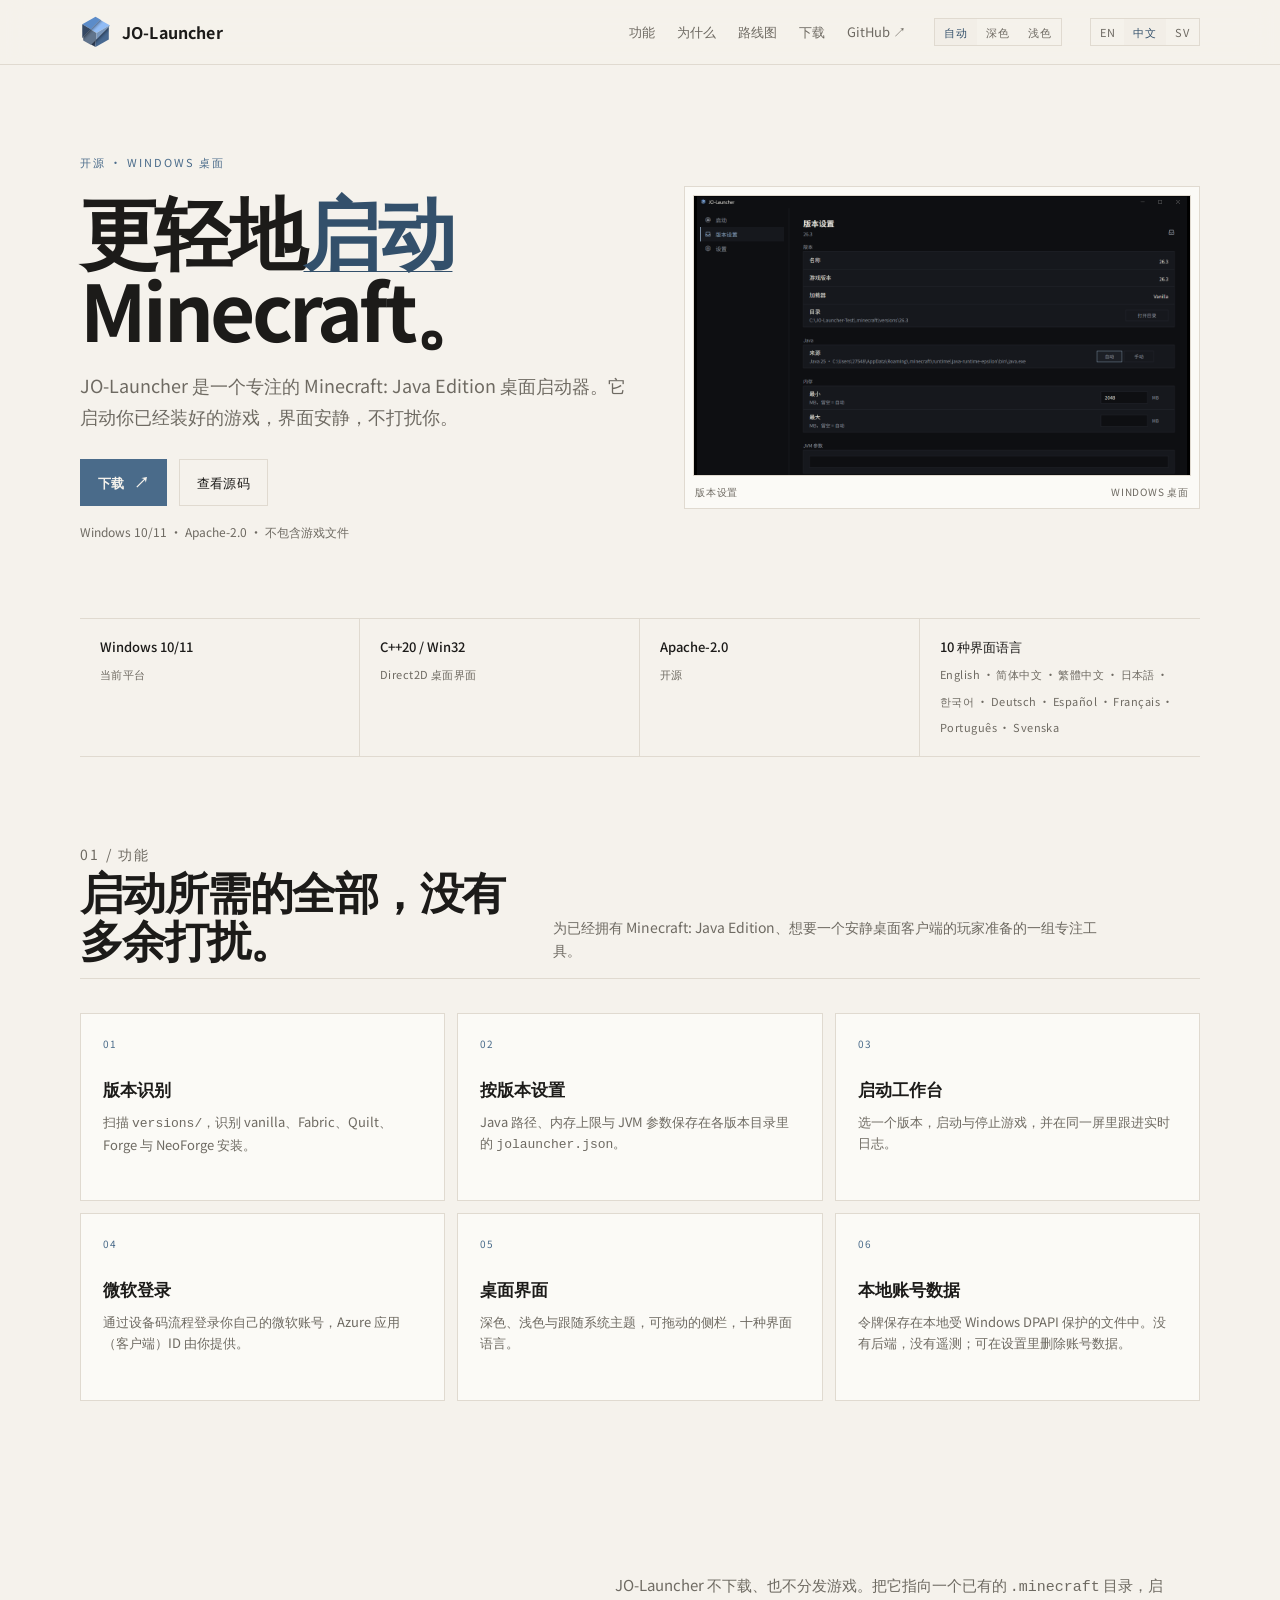
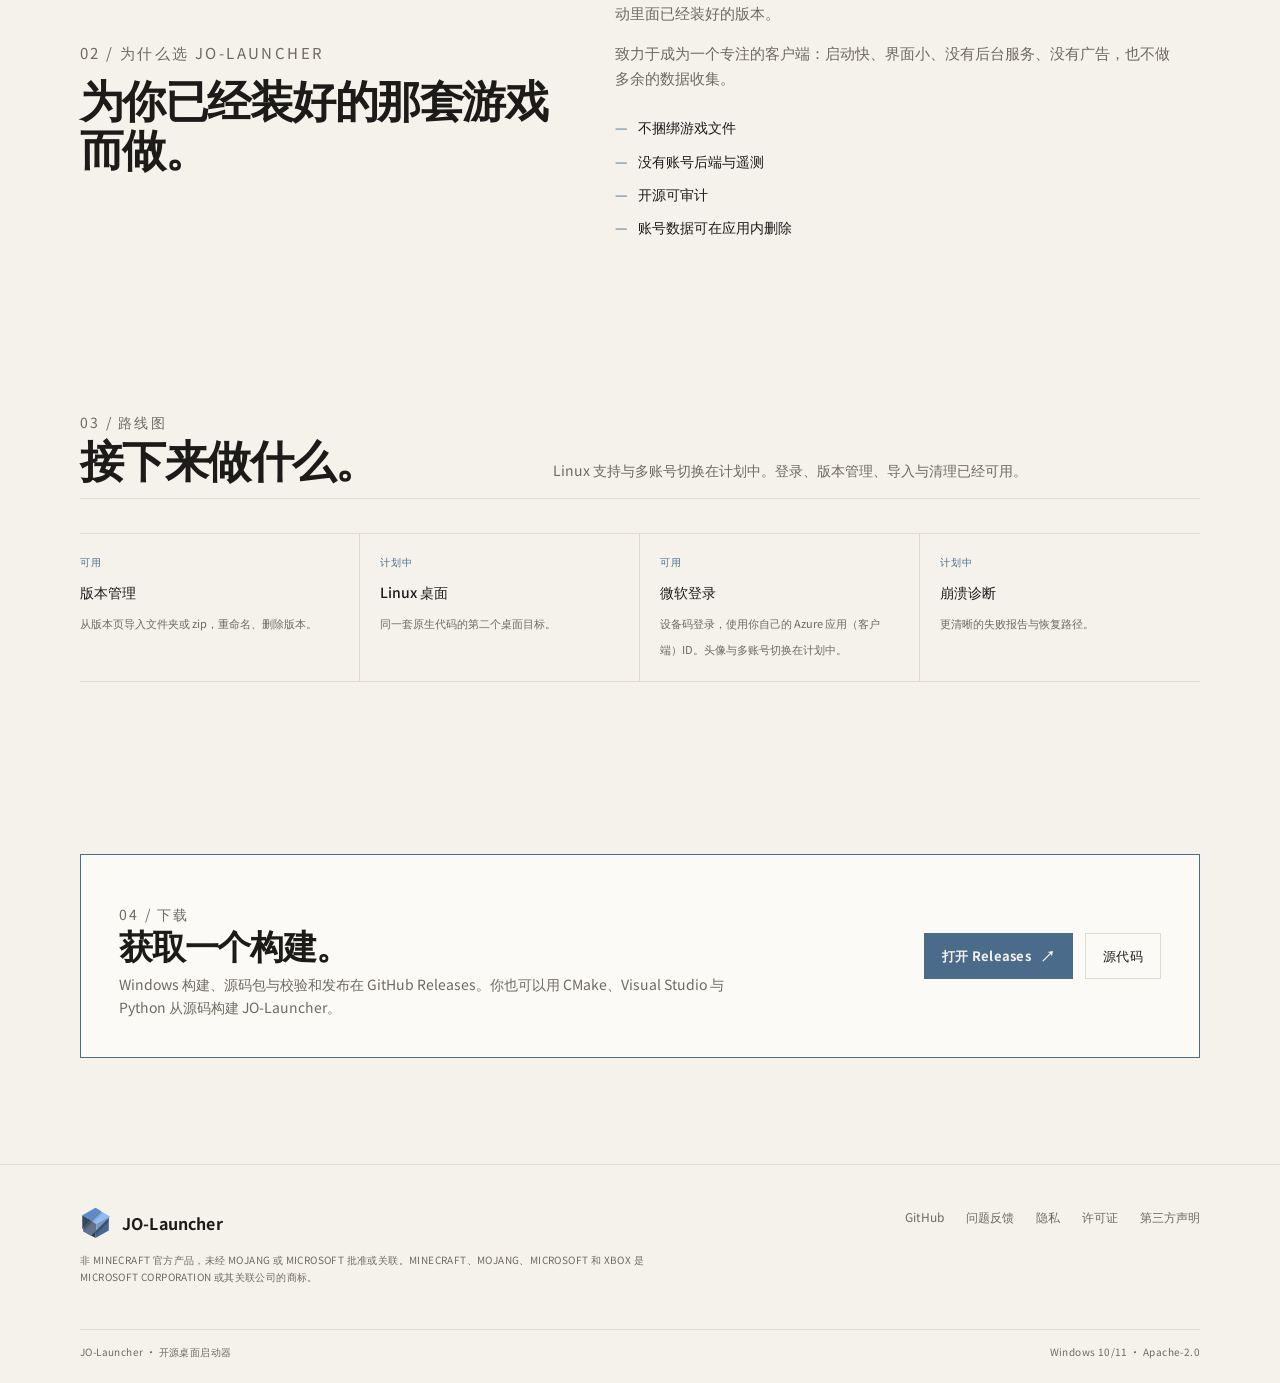
<file: site/index.html>
<!doctype html>
<html lang="zh-CN">
<head>
  <meta charset="utf-8">
  <meta name="viewport" content="width=device-width, initial-scale=1">
  <meta name="theme-color" content="#0e0f12" media="(prefers-color-scheme: dark)">
  <meta name="theme-color" content="#f5f2ec" media="(prefers-color-scheme: light)">
  <meta name="description" content="JO-Launcher 是一个轻量、开源的 Minecraft: Java Edition 桌面启动器。">
  <title>JO-Launcher — 轻量的 Minecraft: Java Edition 启动器</title>
  <link rel="icon" type="image/svg+xml" href="assets/icon.svg">
  <link rel="icon" type="image/x-icon" href="assets/favicon.ico">
  <script>
    try {
      var t = localStorage.getItem("jol-theme");
      if (t === "dark" || t === "light") document.documentElement.setAttribute("data-theme", t);
    } catch (e) {}
  </script>
  <link rel="stylesheet" href="style.css">
  <script src="theme.js" defer></script>
</head>
<body>
  <a class="skip" href="#main">跳到正文</a>

  <header>
    <div class="wrap header-inner">
      <a class="brand" href="./"><span class="mark" aria-hidden="true"></span>JO-Launcher</a>
      <nav aria-label="主导航">
        <a href="#features">功能</a>
        <a href="#why">为什么</a>
        <a href="#roadmap">路线图</a>
        <a href="#download">下载</a>
        <a href="https://github.com/JO-Beacon/JO-Launcher" target="_blank" rel="noopener">GitHub ↗</a>
      </nav>
      <div class="theme" role="group" aria-label="主题">
        <button type="button" data-theme-set="system" aria-pressed="true">自动</button>
        <button type="button" data-theme-set="dark" aria-pressed="false">深色</button>
        <button type="button" data-theme-set="light" aria-pressed="false">浅色</button>
      </div>
      <div class="lang" aria-label="语言">
        <a href="en.html">EN</a>
        <a class="active" href="index.html" aria-current="page">中文</a>
        <a href="sv.html">SV</a>
      </div>
    </div>
  </header>

  <main id="main">
    <section class="wrap hero">
      <div>
        <p class="eyebrow">开源 · Windows 桌面</p>
        <h1>更轻地<em>启动</em> Minecraft。</h1>
        <p class="lead">JO-Launcher 是一个专注的 Minecraft: Java Edition 桌面启动器。它启动你已经装好的游戏，界面安静，不打扰你。</p>
        <div class="actions">
          <a class="btn primary" href="https://github.com/JO-Beacon/JO-Launcher/releases" target="_blank" rel="noopener">下载 <span>↗</span></a>
          <a class="btn" href="https://github.com/JO-Beacon/JO-Launcher" target="_blank" rel="noopener">查看源码</a>
        </div>
        <p class="note">Windows 10/11 · Apache-2.0 · 不包含游戏文件</p>
      </div>

      <figure class="shot">
        <img src="assets/screenshot_zh.png" alt="JO-Launcher 的版本设置界面" width="1280" height="720">
        <figcaption><span>版本设置</span><span>Windows 桌面</span></figcaption>
      </figure>
    </section>

    <div class="wrap meta-strip" aria-label="项目信息">
      <div><strong>Windows 10/11</strong><span>当前平台</span></div>
      <div><strong>C++20 / Win32</strong><span>Direct2D 桌面界面</span></div>
      <div><strong>Apache-2.0</strong><span>开源</span></div>
      <div><strong>10 种界面语言</strong><span>English · 简体中文 · 繁體中文 · 日本語 · 한국어 · Deutsch · Español · Français · Português · Svenska</span></div>
    </div>

    <section id="features" class="wrap">
      <div class="section-head">
        <div>
          <p class="section-kicker">01 / 功能</p>
          <h2>启动所需的全部，没有多余打扰。</h2>
        </div>
        <p>为已经拥有 Minecraft: Java Edition、想要一个安静桌面客户端的玩家准备的一组专注工具。</p>
      </div>

      <div class="feature-grid">
        <article class="feature">
          <span class="index">01</span>
          <h3>版本识别</h3>
          <p>扫描 <code>versions/</code>，识别 vanilla、Fabric、Quilt、Forge 与 NeoForge 安装。</p>
        </article>
        <article class="feature">
          <span class="index">02</span>
          <h3>按版本设置</h3>
          <p>Java 路径、内存上限与 JVM 参数保存在各版本目录里的 <code>jolauncher.json</code>。</p>
        </article>
        <article class="feature">
          <span class="index">03</span>
          <h3>启动工作台</h3>
          <p>选一个版本，启动与停止游戏，并在同一屏里跟进实时日志。</p>
        </article>
        <article class="feature">
          <span class="index">04</span>
          <h3>微软登录</h3>
          <p>通过设备码流程登录你自己的微软账号，Azure 应用（客户端）ID 由你提供。</p>
        </article>
        <article class="feature">
          <span class="index">05</span>
          <h3>桌面界面</h3>
          <p>深色、浅色与跟随系统主题，可拖动的侧栏，十种界面语言。</p>
        </article>
        <article class="feature">
          <span class="index">06</span>
          <h3>本地账号数据</h3>
          <p>令牌保存在本地受 Windows DPAPI 保护的文件中。没有后端，没有遥测；可在设置里删除账号数据。</p>
        </article>
      </div>
    </section>

    <section id="why" class="wrap why">
      <div>
        <p class="section-kicker">02 / 为什么选 JO-Launcher</p>
        <h2>为你已经装好的那套游戏而做。</h2>
      </div>
      <div>
        <p>JO-Launcher 不下载、也不分发游戏。把它指向一个已有的 <code>.minecraft</code> 目录，启动里面已经装好的版本。</p>
        <p>致力于成为一个专注的客户端：启动快、界面小、没有后台服务、没有广告，也不做多余的数据收集。</p>
        <ul class="checklist">
          <li>不捆绑游戏文件</li>
          <li>没有账号后端与遥测</li>
          <li>开源可审计</li>
          <li>账号数据可在应用内删除</li>
        </ul>
      </div>
    </section>

    <section id="roadmap" class="wrap">
      <div class="section-head">
        <div>
          <p class="section-kicker">03 / 路线图</p>
          <h2>接下来做什么。</h2>
        </div>
        <p>Linux 支持与多账号切换在计划中。登录、版本管理、导入与清理已经可用。</p>
      </div>
      <div class="roadmap">
        <div><span>可用</span><strong>版本管理</strong><small>从版本页导入文件夹或 zip，重命名、删除版本。</small></div>
        <div><span>计划中</span><strong>Linux 桌面</strong><small>同一套原生代码的第二个桌面目标。</small></div>
        <div><span>可用</span><strong>微软登录</strong><small>设备码登录，使用你自己的 Azure 应用（客户端）ID。头像与多账号切换在计划中。</small></div>
        <div><span>计划中</span><strong>崩溃诊断</strong><small>更清晰的失败报告与恢复路径。</small></div>
      </div>
    </section>

    <section id="download" class="wrap">
      <div class="download">
        <div>
          <p class="section-kicker">04 / 下载</p>
          <h2>获取一个构建。</h2>
          <p>Windows 构建、源码包与校验和发布在 GitHub Releases。你也可以用 CMake、Visual Studio 与 Python 从源码构建 JO-Launcher。</p>
        </div>
        <div class="actions">
          <a class="btn primary" href="https://github.com/JO-Beacon/JO-Launcher/releases" target="_blank" rel="noopener">打开 Releases <span>↗</span></a>
          <a class="btn" href="https://github.com/JO-Beacon/JO-Launcher" target="_blank" rel="noopener">源代码</a>
        </div>
      </div>
    </section>
  </main>

  <footer>
    <div class="wrap footer-inner">
      <div>
        <a class="brand footer-brand" href="./"><span class="mark" aria-hidden="true"></span>JO-Launcher</a>
        <p class="disclaimer">非 Minecraft 官方产品，未经 Mojang 或 Microsoft 批准或关联。Minecraft、Mojang、Microsoft 和 Xbox 是 Microsoft Corporation 或其关联公司的商标。</p>
      </div>
      <div class="footer-links">
        <a href="https://github.com/JO-Beacon/JO-Launcher" target="_blank" rel="noopener">GitHub</a>
        <a href="https://github.com/JO-Beacon/JO-Launcher/issues" target="_blank" rel="noopener">问题反馈</a>
        <a href="https://github.com/JO-Beacon/JO-Launcher/blob/main/PRIVACY.md" target="_blank" rel="noopener">隐私</a>
        <a href="https://github.com/JO-Beacon/JO-Launcher/blob/main/LICENSE" target="_blank" rel="noopener">许可证</a>
        <a href="https://github.com/JO-Beacon/JO-Launcher/blob/main/NOTICE" target="_blank" rel="noopener">第三方声明</a>
      </div>
    </div>
    <div class="wrap footer-bottom">
      <span>JO-Launcher · 开源桌面启动器</span>
      <span>Windows 10/11 · Apache-2.0</span>
    </div>
  </footer>
</body>
</html>
</file>
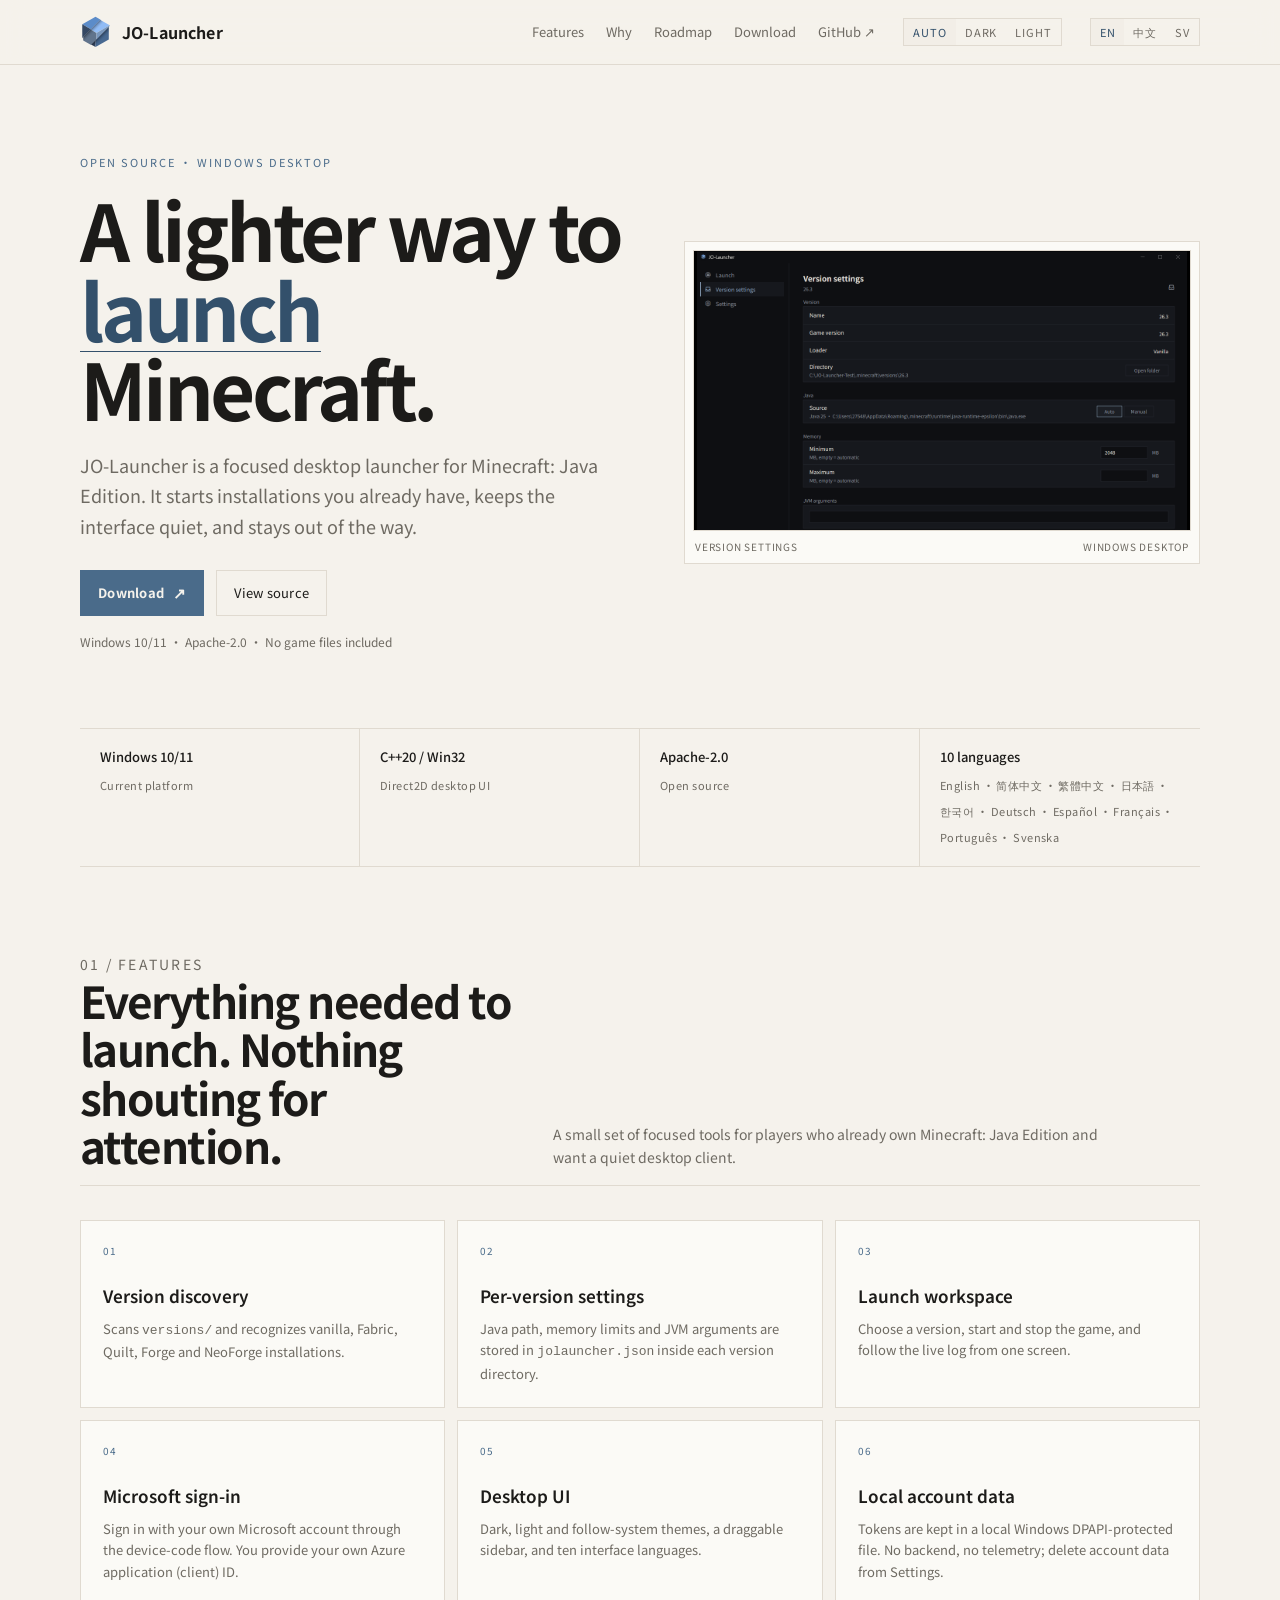
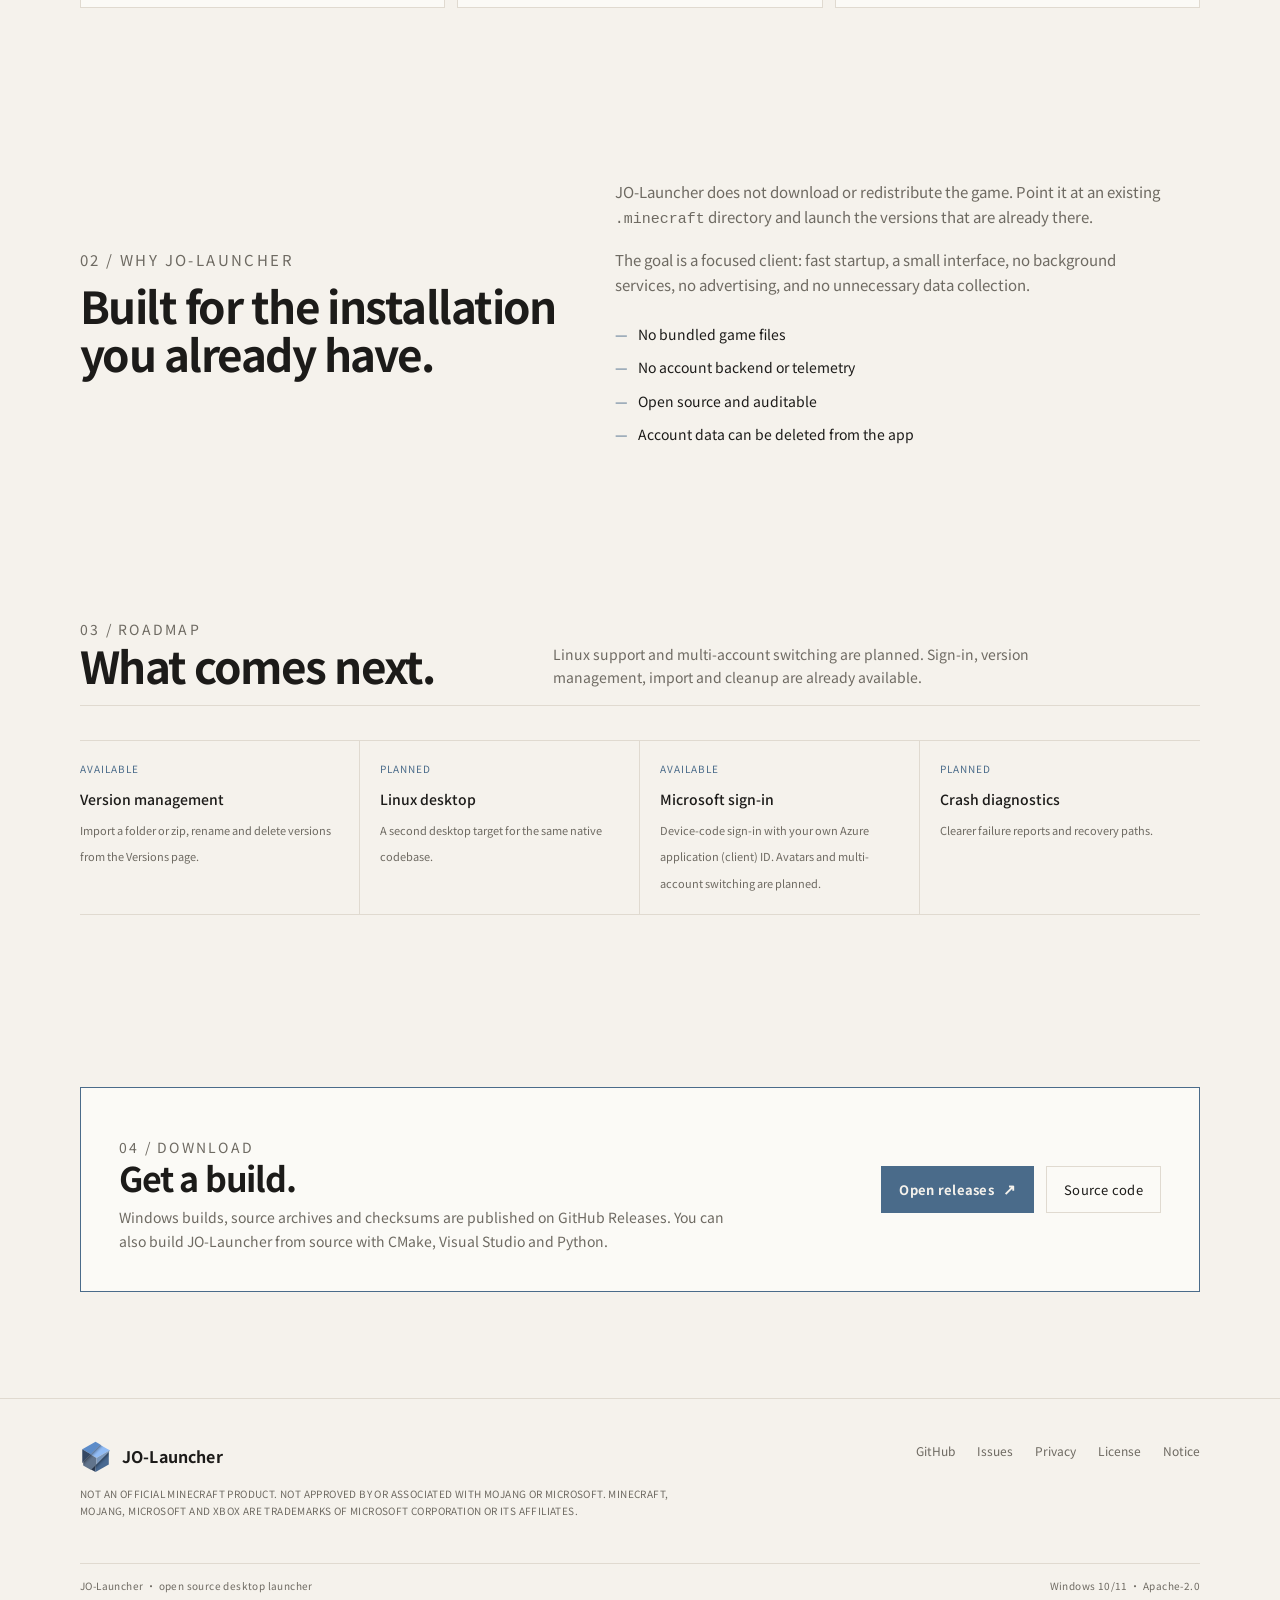
<file: site/en.html>
<!doctype html>
<html lang="en">
<head>
  <meta charset="utf-8">
  <meta name="viewport" content="width=device-width, initial-scale=1">
  <meta name="theme-color" content="#0e0f12" media="(prefers-color-scheme: dark)">
  <meta name="theme-color" content="#f5f2ec" media="(prefers-color-scheme: light)">
  <meta name="description" content="JO-Launcher is a lightweight, open-source desktop launcher for Minecraft: Java Edition.">
  <title>JO-Launcher — a lightweight Minecraft: Java Edition launcher</title>
  <link rel="icon" type="image/svg+xml" href="assets/icon.svg">
  <link rel="icon" type="image/x-icon" href="assets/favicon.ico">
  <script>
    try {
      var t = localStorage.getItem("jol-theme");
      if (t === "dark" || t === "light") document.documentElement.setAttribute("data-theme", t);
    } catch (e) {}
  </script>
  <link rel="stylesheet" href="style.css">
  <script src="theme.js" defer></script>
</head>
<body>
  <a class="skip" href="#main">Skip to content</a>

  <header>
    <div class="wrap header-inner">
      <a class="brand" href="./"><span class="mark" aria-hidden="true"></span>JO-Launcher</a>
      <nav aria-label="Main navigation">
        <a href="#features">Features</a>
        <a href="#why">Why</a>
        <a href="#roadmap">Roadmap</a>
        <a href="#download">Download</a>
        <a href="https://github.com/JO-Beacon/JO-Launcher" target="_blank" rel="noopener">GitHub ↗</a>
      </nav>
      <div class="theme" role="group" aria-label="Theme">
        <button type="button" data-theme-set="system" aria-pressed="true">Auto</button>
        <button type="button" data-theme-set="dark" aria-pressed="false">Dark</button>
        <button type="button" data-theme-set="light" aria-pressed="false">Light</button>
      </div>
      <div class="lang" aria-label="Language">
        <a class="active" href="en.html" aria-current="page">EN</a>
        <a href="index.html">中文</a>
        <a href="sv.html">SV</a>
      </div>
    </div>
  </header>

  <main id="main">
    <section class="wrap hero">
      <div>
        <p class="eyebrow">Open source · Windows desktop</p>
        <h1>A lighter way to <em>launch</em> Minecraft.</h1>
        <p class="lead">JO-Launcher is a focused desktop launcher for Minecraft: Java Edition. It starts installations you already have, keeps the interface quiet, and stays out of the way.</p>
        <div class="actions">
          <a class="btn primary" href="https://github.com/JO-Beacon/JO-Launcher/releases" target="_blank" rel="noopener">Download <span>↗</span></a>
          <a class="btn" href="https://github.com/JO-Beacon/JO-Launcher" target="_blank" rel="noopener">View source</a>
        </div>
        <p class="note">Windows 10/11 · Apache-2.0 · No game files included</p>
      </div>

      <figure class="shot">
        <img src="assets/screenshot.png" alt="JO-Launcher version settings screen" width="1280" height="720">
        <figcaption><span>Version settings</span><span>Windows desktop</span></figcaption>
      </figure>
    </section>

    <div class="wrap meta-strip" aria-label="Project facts">
      <div><strong>Windows 10/11</strong><span>Current platform</span></div>
      <div><strong>C++20 / Win32</strong><span>Direct2D desktop UI</span></div>
      <div><strong>Apache-2.0</strong><span>Open source</span></div>
      <div><strong>10 languages</strong><span>English · 简体中文 · 繁體中文 · 日本語 · 한국어 · Deutsch · Español · Français · Português · Svenska</span></div>
    </div>

    <section id="features" class="wrap">
      <div class="section-head">
        <div>
          <p class="section-kicker">01 / Features</p>
          <h2>Everything needed to launch. Nothing shouting for attention.</h2>
        </div>
        <p>A small set of focused tools for players who already own Minecraft: Java Edition and want a quiet desktop client.</p>
      </div>

      <div class="feature-grid">
        <article class="feature">
          <span class="index">01</span>
          <h3>Version discovery</h3>
          <p>Scans <code>versions/</code> and recognizes vanilla, Fabric, Quilt, Forge and NeoForge installations.</p>
        </article>
        <article class="feature">
          <span class="index">02</span>
          <h3>Per-version settings</h3>
          <p>Java path, memory limits and JVM arguments are stored in <code>jolauncher.json</code> inside each version directory.</p>
        </article>
        <article class="feature">
          <span class="index">03</span>
          <h3>Launch workspace</h3>
          <p>Choose a version, start and stop the game, and follow the live log from one screen.</p>
        </article>
        <article class="feature">
          <span class="index">04</span>
          <h3>Microsoft sign-in</h3>
          <p>Sign in with your own Microsoft account through the device-code flow. You provide your own Azure application (client) ID.</p>
        </article>
        <article class="feature">
          <span class="index">05</span>
          <h3>Desktop UI</h3>
          <p>Dark, light and follow-system themes, a draggable sidebar, and ten interface languages.</p>
        </article>
        <article class="feature">
          <span class="index">06</span>
          <h3>Local account data</h3>
          <p>Tokens are kept in a local Windows DPAPI-protected file. No backend, no telemetry; delete account data from Settings.</p>
        </article>
      </div>
    </section>

    <section id="why" class="wrap why">
      <div>
        <p class="section-kicker">02 / Why JO-Launcher</p>
        <h2>Built for the installation you already have.</h2>
      </div>
      <div>
        <p>JO-Launcher does not download or redistribute the game. Point it at an existing <code>.minecraft</code> directory and launch the versions that are already there.</p>
        <p>The goal is a focused client: fast startup, a small interface, no background services, no advertising, and no unnecessary data collection.</p>
        <ul class="checklist">
          <li>No bundled game files</li>
          <li>No account backend or telemetry</li>
          <li>Open source and auditable</li>
          <li>Account data can be deleted from the app</li>
        </ul>
      </div>
    </section>

    <section id="roadmap" class="wrap">
      <div class="section-head">
        <div>
          <p class="section-kicker">03 / Roadmap</p>
          <h2>What comes next.</h2>
        </div>
        <p>Linux support and multi-account switching are planned. Sign-in, version management, import and cleanup are already available.</p>
      </div>
      <div class="roadmap">
        <div><span>AVAILABLE</span><strong>Version management</strong><small>Import a folder or zip, rename and delete versions from the Versions page.</small></div>
        <div><span>PLANNED</span><strong>Linux desktop</strong><small>A second desktop target for the same native codebase.</small></div>
        <div><span>AVAILABLE</span><strong>Microsoft sign-in</strong><small>Device-code sign-in with your own Azure application (client) ID. Avatars and multi-account switching are planned.</small></div>
        <div><span>PLANNED</span><strong>Crash diagnostics</strong><small>Clearer failure reports and recovery paths.</small></div>
      </div>
    </section>

    <section id="download" class="wrap">
      <div class="download">
        <div>
          <p class="section-kicker">04 / Download</p>
          <h2>Get a build.</h2>
          <p>Windows builds, source archives and checksums are published on GitHub Releases. You can also build JO-Launcher from source with CMake, Visual Studio and Python.</p>
        </div>
        <div class="actions">
          <a class="btn primary" href="https://github.com/JO-Beacon/JO-Launcher/releases" target="_blank" rel="noopener">Open releases <span>↗</span></a>
          <a class="btn" href="https://github.com/JO-Beacon/JO-Launcher" target="_blank" rel="noopener">Source code</a>
        </div>
      </div>
    </section>
  </main>

  <footer>
    <div class="wrap footer-inner">
      <div>
        <a class="brand footer-brand" href="./"><span class="mark" aria-hidden="true"></span>JO-Launcher</a>
        <p class="disclaimer">Not an official Minecraft product. Not approved by or associated with Mojang or Microsoft. Minecraft, Mojang, Microsoft and Xbox are trademarks of Microsoft Corporation or its affiliates.</p>
      </div>
      <div class="footer-links">
        <a href="https://github.com/JO-Beacon/JO-Launcher" target="_blank" rel="noopener">GitHub</a>
        <a href="https://github.com/JO-Beacon/JO-Launcher/issues" target="_blank" rel="noopener">Issues</a>
        <a href="https://github.com/JO-Beacon/JO-Launcher/blob/main/PRIVACY.md" target="_blank" rel="noopener">Privacy</a>
        <a href="https://github.com/JO-Beacon/JO-Launcher/blob/main/LICENSE" target="_blank" rel="noopener">License</a>
        <a href="https://github.com/JO-Beacon/JO-Launcher/blob/main/NOTICE" target="_blank" rel="noopener">Notice</a>
      </div>
    </div>
    <div class="wrap footer-bottom">
      <span>JO-Launcher · open source desktop launcher</span>
      <span>Windows 10/11 · Apache-2.0</span>
    </div>
  </footer>
</body>
</html>
</file>
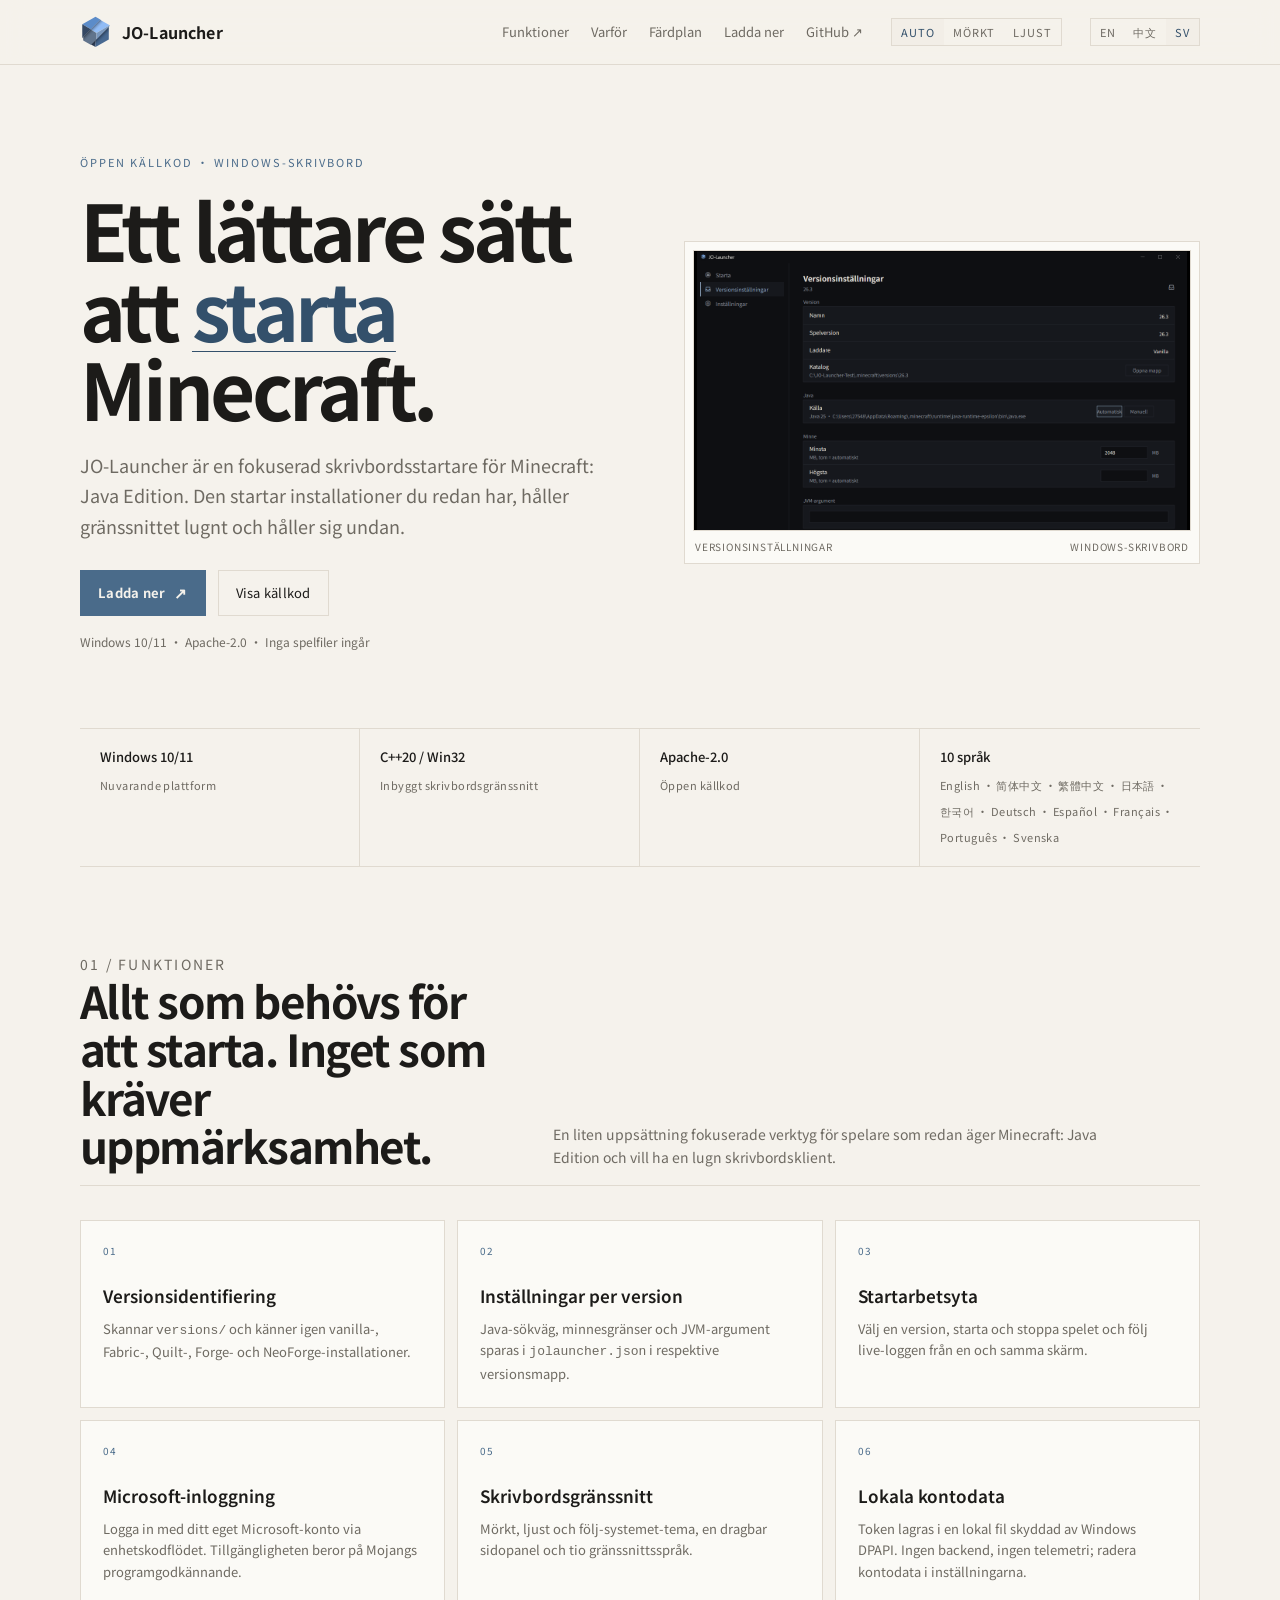
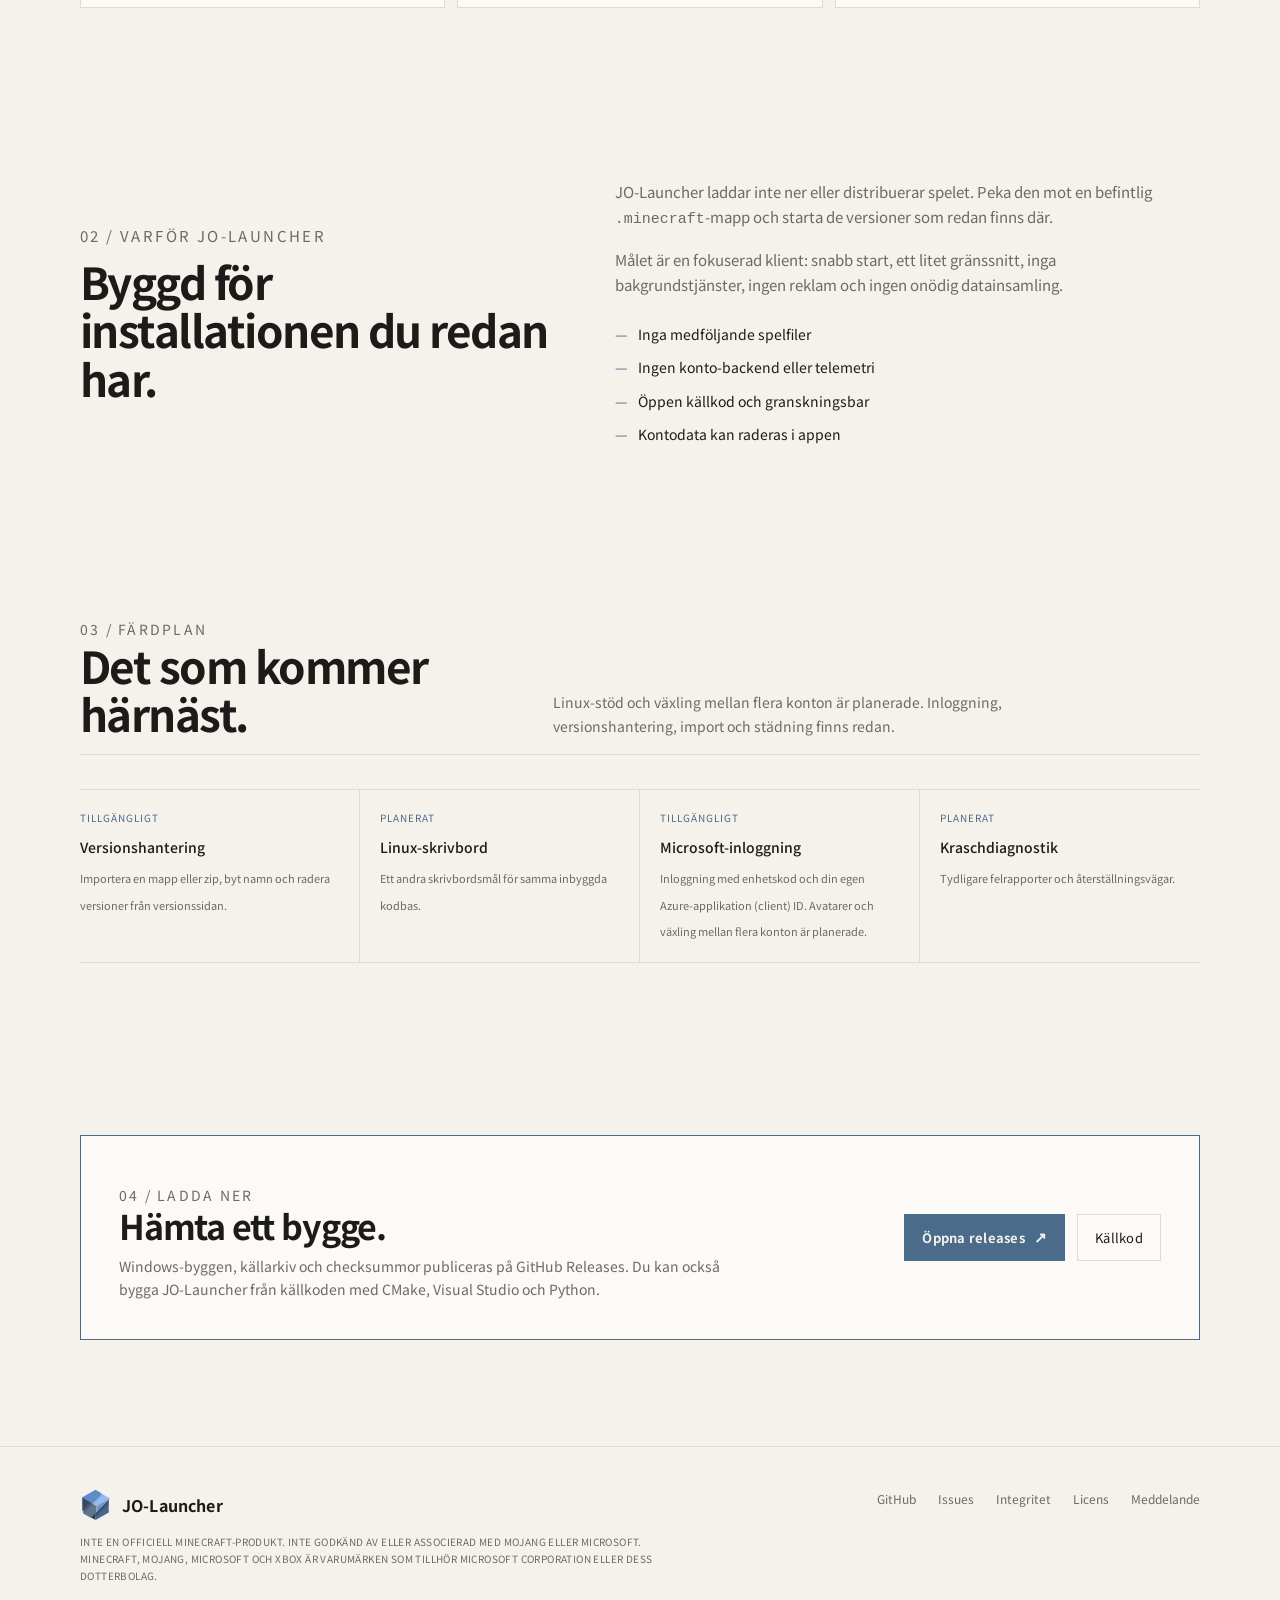
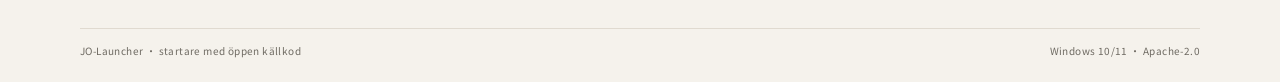
<file: site/sv.html>
<!doctype html>
<html lang="sv">
<head>
  <meta charset="utf-8">
  <meta name="viewport" content="width=device-width, initial-scale=1">
  <meta name="theme-color" content="#0e0f12" media="(prefers-color-scheme: dark)">
  <meta name="theme-color" content="#f5f2ec" media="(prefers-color-scheme: light)">
  <meta name="description" content="JO-Launcher är en lättviktig startare med öppen källkod för Minecraft: Java Edition.">
  <title>JO-Launcher — en lättare Minecraft: Java Edition-startare</title>
  <link rel="icon" type="image/svg+xml" href="assets/icon.svg">
  <link rel="icon" type="image/x-icon" href="assets/favicon.ico">
  <script>
    try {
      var t = localStorage.getItem("jol-theme");
      if (t === "dark" || t === "light") document.documentElement.setAttribute("data-theme", t);
    } catch (e) {}
  </script>
  <link rel="stylesheet" href="style.css">
  <script src="theme.js" defer></script>
</head>
<body>
  <a class="skip" href="#main">Hoppa till innehållet</a>

  <header>
    <div class="wrap header-inner">
      <a class="brand" href="sv.html"><span class="mark" aria-hidden="true"></span>JO-Launcher</a>
      <nav aria-label="Huvudnavigering">
        <a href="#features">Funktioner</a>
        <a href="#why">Varför</a>
        <a href="#roadmap">Färdplan</a>
        <a href="#download">Ladda ner</a>
        <a href="https://github.com/JO-Beacon/JO-Launcher" target="_blank" rel="noopener">GitHub ↗</a>
      </nav>
      <div class="theme" role="group" aria-label="Tema">
        <button type="button" data-theme-set="system" aria-pressed="true">Auto</button>
        <button type="button" data-theme-set="dark" aria-pressed="false">Mörkt</button>
        <button type="button" data-theme-set="light" aria-pressed="false">Ljust</button>
      </div>
      <div class="lang" aria-label="Språk">
        <a href="en.html">EN</a>
        <a href="index.html">中文</a>
        <a class="active" href="sv.html" aria-current="page">SV</a>
      </div>
    </div>
  </header>

  <main id="main">
    <section class="wrap hero">
      <div>
        <p class="eyebrow">Öppen källkod · Windows-skrivbord</p>
        <h1>Ett lättare sätt att <em>starta</em> Minecraft.</h1>
        <p class="lead">JO-Launcher är en fokuserad skrivbordsstartare för Minecraft: Java Edition. Den startar installationer du redan har, håller gränssnittet lugnt och håller sig undan.</p>
        <div class="actions">
          <a class="btn primary" href="https://github.com/JO-Beacon/JO-Launcher/releases" target="_blank" rel="noopener">Ladda ner <span>↗</span></a>
          <a class="btn" href="https://github.com/JO-Beacon/JO-Launcher" target="_blank" rel="noopener">Visa källkod</a>
        </div>
        <p class="note">Windows 10/11 · Apache-2.0 · Inga spelfiler ingår</p>
      </div>

      <figure class="shot">
        <img src="assets/screenshot_sv.png" alt="JO-Launchers skärm för versionsinställningar" width="1280" height="720">
        <figcaption><span>Versionsinställningar</span><span>Windows-skrivbord</span></figcaption>
      </figure>
    </section>

    <div class="wrap meta-strip" aria-label="Projektfakta">
      <div><strong>Windows 10/11</strong><span>Nuvarande plattform</span></div>
      <div><strong>C++20 / Win32</strong><span>Inbyggt skrivbordsgränssnitt</span></div>
      <div><strong>Apache-2.0</strong><span>Öppen källkod</span></div>
      <div><strong>10 språk</strong><span>English · 简体中文 · 繁體中文 · 日本語 · 한국어 · Deutsch · Español · Français · Português · Svenska</span></div>
    </div>

    <section id="features" class="wrap">
      <div class="section-head">
        <div>
          <p class="section-kicker">01 / Funktioner</p>
          <h2>Allt som behövs för att starta. Inget som kräver uppmärksamhet.</h2>
        </div>
        <p>En liten uppsättning fokuserade verktyg för spelare som redan äger Minecraft: Java Edition och vill ha en lugn skrivbordsklient.</p>
      </div>

      <div class="feature-grid">
        <article class="feature">
          <span class="index">01</span>
          <h3>Versionsidentifiering</h3>
          <p>Skannar <code>versions/</code> och känner igen vanilla-, Fabric-, Quilt-, Forge- och NeoForge-installationer.</p>
        </article>
        <article class="feature">
          <span class="index">02</span>
          <h3>Inställningar per version</h3>
          <p>Java-sökväg, minnesgränser och JVM-argument sparas i <code>jolauncher.json</code> i respektive versionsmapp.</p>
        </article>
        <article class="feature">
          <span class="index">03</span>
          <h3>Startarbetsyta</h3>
          <p>Välj en version, starta och stoppa spelet och följ live-loggen från en och samma skärm.</p>
        </article>
        <article class="feature">
          <span class="index">04</span>
          <h3>Microsoft-inloggning</h3>
          <p>Logga in med ditt eget Microsoft-konto via enhetskodflödet. Tillgängligheten beror på Mojangs programgodkännande.</p>
        </article>
        <article class="feature">
          <span class="index">05</span>
          <h3>Skrivbordsgränssnitt</h3>
          <p>Mörkt, ljust och följ-systemet-tema, en dragbar sidopanel och tio gränssnittsspråk.</p>
        </article>
        <article class="feature">
          <span class="index">06</span>
          <h3>Lokala kontodata</h3>
          <p>Token lagras i en lokal fil skyddad av Windows DPAPI. Ingen backend, ingen telemetri; radera kontodata i inställningarna.</p>
        </article>
      </div>
    </section>

    <section id="why" class="wrap why">
      <div>
        <p class="section-kicker">02 / Varför JO-Launcher</p>
        <h2>Byggd för installationen du redan har.</h2>
      </div>
      <div>
        <p>JO-Launcher laddar inte ner eller distribuerar spelet. Peka den mot en befintlig <code>.minecraft</code>-mapp och starta de versioner som redan finns där.</p>
        <p>Målet är en fokuserad klient: snabb start, ett litet gränssnitt, inga bakgrundstjänster, ingen reklam och ingen onödig datainsamling.</p>
        <ul class="checklist">
          <li>Inga medföljande spelfiler</li>
          <li>Ingen konto-backend eller telemetri</li>
          <li>Öppen källkod och granskningsbar</li>
          <li>Kontodata kan raderas i appen</li>
        </ul>
      </div>
    </section>

    <section id="roadmap" class="wrap">
      <div class="section-head">
        <div>
          <p class="section-kicker">03 / Färdplan</p>
          <h2>Det som kommer härnäst.</h2>
        </div>
        <p>Linux-stöd och växling mellan flera konton är planerade. Inloggning, versionshantering, import och städning finns redan.</p>
      </div>
      <div class="roadmap">
        <div><span>TILLGÄNGLIGT</span><strong>Versionshantering</strong><small>Importera en mapp eller zip, byt namn och radera versioner från versionssidan.</small></div>
        <div><span>PLANERAT</span><strong>Linux-skrivbord</strong><small>Ett andra skrivbordsmål för samma inbyggda kodbas.</small></div>
        <div><span>TILLGÄNGLIGT</span><strong>Microsoft-inloggning</strong><small>Inloggning med enhetskod och din egen Azure-applikation (client) ID. Avatarer och växling mellan flera konton är planerade.</small></div>
        <div><span>PLANERAT</span><strong>Kraschdiagnostik</strong><small>Tydligare felrapporter och återställningsvägar.</small></div>
      </div>
    </section>

    <section id="download" class="wrap">
      <div class="download">
        <div>
          <p class="section-kicker">04 / Ladda ner</p>
          <h2>Hämta ett bygge.</h2>
          <p>Windows-byggen, källarkiv och checksummor publiceras på GitHub Releases. Du kan också bygga JO-Launcher från källkoden med CMake, Visual Studio och Python.</p>
        </div>
        <div class="actions">
          <a class="btn primary" href="https://github.com/JO-Beacon/JO-Launcher/releases" target="_blank" rel="noopener">Öppna releases <span>↗</span></a>
          <a class="btn" href="https://github.com/JO-Beacon/JO-Launcher" target="_blank" rel="noopener">Källkod</a>
        </div>
      </div>
    </section>
  </main>

  <footer>
    <div class="wrap footer-inner">
      <div>
        <a class="brand footer-brand" href="sv.html"><span class="mark" aria-hidden="true"></span>JO-Launcher</a>
        <p class="disclaimer">Inte en officiell Minecraft-produkt. Inte godkänd av eller associerad med Mojang eller Microsoft. Minecraft, Mojang, Microsoft och Xbox är varumärken som tillhör Microsoft Corporation eller dess dotterbolag.</p>
      </div>
      <div class="footer-links">
        <a href="https://github.com/JO-Beacon/JO-Launcher" target="_blank" rel="noopener">GitHub</a>
        <a href="https://github.com/JO-Beacon/JO-Launcher/issues" target="_blank" rel="noopener">Issues</a>
        <a href="https://github.com/JO-Beacon/JO-Launcher/blob/main/PRIVACY.md" target="_blank" rel="noopener">Integritet</a>
        <a href="https://github.com/JO-Beacon/JO-Launcher/blob/main/LICENSE" target="_blank" rel="noopener">Licens</a>
        <a href="https://github.com/JO-Beacon/JO-Launcher/blob/main/NOTICE" target="_blank" rel="noopener">Meddelande</a>
      </div>
    </div>
    <div class="wrap footer-bottom">
      <span>JO-Launcher · startare med öppen källkod</span>
      <span>Windows 10/11 · Apache-2.0</span>
    </div>
  </footer>
</body>
</html>
</file>
<file: site/style.css>
@font-face {
  font-family: "Noto Sans SC";
  src: url("assets/NotoSansSC-subset.woff2") format("woff2");
  font-weight: 100 900;
  font-display: swap;
}

:root {
  color-scheme: dark;
  --bg: #0e0f12;
  --surface: #16181d;
  --surface-2: #1b1e24;
  --border: #262a31;
  --text: #e6e3dc;
  --secondary: #8a8f98;
  --accent: #8aa0b8;
  --accent-soft: #b5c5d6;
  --danger: #c98a7a;
  --max: 1120px;
}

/* 浅色：取软件里 paletteFor(false) 的同一组值，
   bg/surface/border/text/secondary/accent 逐项对应，不另配色。
   下面两处的变量必须一模一样：一处是手动选浅色，一处是跟随系统且没手选。 */
:root[data-theme="light"] {
  color-scheme: light;
  --bg: #f5f2ec;
  --surface: #fbfaf6;
  --surface-2: #f2eee7;
  --border: #e0dad0;
  --text: #1c1b19;
  --secondary: #6e6a62;
  --accent: #4a6b8a;
  --accent-soft: #33506b;
  --danger: #a8563f;
}

@media (prefers-color-scheme: light) {
  :root:not([data-theme="dark"]) {
    color-scheme: light;
    --bg: #f5f2ec;
    --surface: #fbfaf6;
    --surface-2: #f2eee7;
    --border: #e0dad0;
    --text: #1c1b19;
    --secondary: #6e6a62;
    --accent: #4a6b8a;
    --accent-soft: #33506b;
    --danger: #a8563f;
  }
}

/* 主题过渡：参数与软件的切换动画一致（platform/win32/app.cpp 的 animate_theme：
   220ms，缓动 1-(1-t)²，用同形状的贝塞尔代替）。
   把颜色变量注册成可插值的 <color>，切换时整页一起渐变，而不是逐条属性各配一遍。 */
@property --bg {
  syntax: "<color>";
  inherits: true;
  initial-value: #0e0f12;
}

@property --surface {
  syntax: "<color>";
  inherits: true;
  initial-value: #16181d;
}

@property --surface-2 {
  syntax: "<color>";
  inherits: true;
  initial-value: #1b1e24;
}

@property --border {
  syntax: "<color>";
  inherits: true;
  initial-value: #262a31;
}

@property --text {
  syntax: "<color>";
  inherits: true;
  initial-value: #e6e3dc;
}

@property --secondary {
  syntax: "<color>";
  inherits: true;
  initial-value: #8a8f98;
}

@property --accent {
  syntax: "<color>";
  inherits: true;
  initial-value: #8aa0b8;
}

@property --accent-soft {
  syntax: "<color>";
  inherits: true;
  initial-value: #b5c5d6;
}

@property --danger {
  syntax: "<color>";
  inherits: true;
  initial-value: #c98a7a;
}

:root {
  transition-property: --bg, --surface, --surface-2, --border, --text,
    --secondary, --accent, --accent-soft, --danger;
  transition-duration: 220ms;
  transition-timing-function: cubic-bezier(0.25, 0.46, 0.45, 0.94);
}

@media (prefers-reduced-motion: reduce) {
  :root {
    transition: none;
  }
}

* {
  box-sizing: border-box;
}

html {
  scroll-behavior: smooth;
}

body {
  margin: 0;
  background: var(--bg);
  color: var(--text);
  font-family: "Noto Sans SC", "Segoe UI", sans-serif;
  font-size: 16px;
  line-height: 1.65;
  -webkit-font-smoothing: antialiased;
}

a {
  color: var(--accent-soft);
  text-decoration: none;
}

a:hover {
  color: var(--text);
}

.wrap {
  width: min(var(--max), calc(100% - 48px));
  margin: 0 auto;
}

.skip {
  position: absolute;
  left: -9999px;
  top: 8px;
  background: var(--surface);
  border: 1px solid var(--accent);
  padding: 8px 12px;
  z-index: 20;
}

.skip:focus {
  left: 8px;
}

header {
  position: sticky;
  top: 0;
  z-index: 10;
  background: color-mix(in srgb, var(--bg) 90%, transparent);
  border-bottom: 1px solid var(--border);
  backdrop-filter: blur(14px);
}

.header-inner {
  min-height: 64px;
  display: flex;
  align-items: center;
  gap: 28px;
}

.brand {
  display: inline-flex;
  align-items: center;
  gap: 10px;
  color: var(--text);
  font-weight: 700;
  letter-spacing: 0.01em;
  white-space: nowrap;
}

/* 品牌标记：直接用立方体本身（无底板），深浅主题共用同一份，
   因为立方体靠自身明暗区分体块，不依赖背景色 */
.mark {
  width: 32px;
  height: 32px;
  display: inline-block;
  background: url("assets/mark.svg") center / contain no-repeat;
}

nav {
  display: flex;
  gap: 22px;
  margin-left: auto;
  font-size: 13px;
}

nav a {
  color: var(--secondary);
}

nav a:hover {
  color: var(--text);
}

.lang {
  display: inline-flex;
  border: 1px solid var(--border);
  font-size: 11px;
  letter-spacing: 0.08em;
  text-transform: uppercase;
}

.lang a {
  padding: 4px 9px;
  color: var(--secondary);
}

.lang a.active {
  background: var(--surface-2);
  color: var(--accent-soft);
}

/* 主题三态切换：自动 / 深色 / 浅色，外观与语言切换保持一致 */
.theme {
  display: inline-flex;
  border: 1px solid var(--border);
  font-size: 11px;
  letter-spacing: 0.08em;
  text-transform: uppercase;
}

.theme button {
  appearance: none;
  margin: 0;
  border: 0;
  padding: 4px 9px;
  background: none;
  color: var(--secondary);
  font: inherit;
  letter-spacing: inherit;
  text-transform: inherit;
  cursor: pointer;
}

.theme button:hover {
  color: var(--text);
}

.theme button[aria-pressed="true"] {
  background: var(--surface-2);
  color: var(--accent-soft);
}

.theme button:focus-visible {
  outline: 1px solid var(--accent);
  outline-offset: -2px;
}

main {
  overflow: hidden;
}

.hero {
  display: grid;
  grid-template-columns: 1.03fr 0.97fr;
  align-items: center;
  gap: 56px;
  padding: 88px 0 76px;
}

.eyebrow {
  margin: 0 0 18px;
  color: var(--accent);
  font-size: 11px;
  letter-spacing: 0.18em;
  text-transform: uppercase;
}

h1,
h2,
h3,
p {
  margin-top: 0;
}

h1 {
  max-width: 700px;
  margin-bottom: 22px;
  font-size: clamp(44px, 6.2vw, 78px);
  line-height: 1.02;
  letter-spacing: -0.045em;
  font-weight: 700;
}

h1 em {
  color: var(--accent-soft);
  font-style: normal;
  text-decoration: underline;
  text-decoration-thickness: 1px;
  text-underline-offset: 0.12em;
}

.lead {
  max-width: 560px;
  margin-bottom: 28px;
  color: var(--secondary);
  font-size: 18px;
  line-height: 1.7;
}

.actions {
  display: flex;
  flex-wrap: wrap;
  gap: 12px;
}

.btn {
  display: inline-flex;
  align-items: center;
  gap: 9px;
  min-height: 42px;
  padding: 10px 17px;
  border: 1px solid var(--border);
  color: var(--text);
  font-size: 13px;
  letter-spacing: 0.02em;
}

.btn:hover {
  border-color: var(--accent);
  color: var(--text);
}

.btn.primary {
  background: var(--accent);
  border-color: var(--accent);
  color: var(--bg);
  font-weight: 700;
}

.btn.primary:hover {
  background: var(--accent-soft);
  border-color: var(--accent-soft);
}

.btn span {
  font-size: 15px;
}

.note {
  margin: 16px 0 0;
  color: var(--secondary);
  font-size: 12px;
}

.shot {
  margin: 0;
  border: 1px solid var(--border);
  background: var(--surface);
  padding: 8px;
}

.shot img {
  display: block;
  width: 100%;
  height: auto;
  border: 1px solid var(--border);
}

.shot figcaption {
  display: flex;
  justify-content: space-between;
  gap: 12px;
  padding: 8px 2px 0;
  color: var(--secondary);
  font-size: 10px;
  letter-spacing: 0.08em;
  text-transform: uppercase;
}

.meta-strip {
  display: grid;
  grid-template-columns: repeat(4, 1fr);
  border-top: 1px solid var(--border);
  border-bottom: 1px solid var(--border);
}

.meta-strip div {
  min-height: 70px;
  padding: 17px 20px;
  border-right: 1px solid var(--border);
}

.meta-strip div:last-child {
  border-right: 0;
}

.meta-strip strong {
  display: block;
  margin-bottom: 2px;
  color: var(--text);
  font-size: 13px;
  font-weight: 500;
}

.meta-strip span {
  color: var(--secondary);
  font-size: 11px;
  letter-spacing: 0.04em;
}

section {
  padding: 86px 0;
}

.section-head {
  display: grid;
  grid-template-columns: 0.8fr 1.2fr;
  gap: 42px;
  align-items: end;
  margin-bottom: 34px;
  padding-bottom: 16px;
  border-bottom: 1px solid var(--border);
}

.section-kicker {
  margin-bottom: 8px;
  color: var(--accent);
  font-size: 10px;
  letter-spacing: 0.16em;
  text-transform: uppercase;
}

h2 {
  margin-bottom: 0;
  font-size: clamp(30px, 4vw, 44px);
  line-height: 1.1;
  letter-spacing: -0.035em;
}

.section-head p {
  max-width: 560px;
  margin: 0;
  color: var(--secondary);
  font-size: 14px;
}

.feature-grid {
  display: grid;
  grid-template-columns: repeat(3, 1fr);
  gap: 12px;
}

.feature {
  min-height: 188px;
  padding: 22px;
  border: 1px solid var(--border);
  background: var(--surface);
}

.feature:hover {
  border-color: var(--accent);
}

.feature .index {
  display: block;
  margin-bottom: 22px;
  color: var(--accent);
  font-size: 10px;
  letter-spacing: 0.1em;
}

.feature h3 {
  margin-bottom: 8px;
  font-size: 17px;
  font-weight: 600;
}

.feature p {
  margin: 0;
  color: var(--secondary);
  font-size: 13px;
  line-height: 1.65;
}

.why {
  display: grid;
  grid-template-columns: 0.9fr 1.1fr;
  gap: 56px;
  align-items: center;
}

.why p {
  max-width: 560px;
  color: var(--secondary);
  font-size: 15px;
}

.checklist {
  display: grid;
  gap: 10px;
  margin: 26px 0 0;
  padding: 0;
  list-style: none;
}

.checklist li {
  display: flex;
  gap: 10px;
  color: var(--text);
  font-size: 14px;
}

.checklist li::before {
  content: "—";
  color: var(--accent);
}

.roadmap {
  display: grid;
  grid-template-columns: repeat(4, 1fr);
  border-top: 1px solid var(--border);
}

.roadmap div {
  padding: 20px 20px 20px 0;
  border-bottom: 1px solid var(--border);
  border-right: 1px solid var(--border);
}

.roadmap div:not(:first-child) {
  padding-left: 20px;
}

.roadmap div:last-child {
  border-right: 0;
}

.roadmap span {
  display: block;
  margin-bottom: 10px;
  color: var(--accent);
  font-size: 10px;
  letter-spacing: 0.1em;
}

.roadmap strong {
  display: block;
  margin-bottom: 4px;
  font-size: 14px;
  font-weight: 500;
}

.roadmap small {
  color: var(--secondary);
  font-size: 11px;
}

.download {
  display: flex;
  justify-content: space-between;
  align-items: center;
  gap: 36px;
  padding: 38px;
  border: 1px solid var(--accent);
  background: var(--surface);
}

.download h2 {
  font-size: clamp(26px, 3vw, 34px);
}

.download p {
  max-width: 620px;
  margin: 10px 0 0;
  color: var(--secondary);
  font-size: 14px;
}

.download .actions {
  flex-shrink: 0;
}

footer {
  margin-top: 20px;
  border-top: 1px solid var(--border);
}

.footer-inner {
  display: grid;
  grid-template-columns: 1.3fr 0.7fr;
  gap: 40px;
  padding: 42px 0 34px;
}

.footer-brand {
  margin-bottom: 12px;
}

.disclaimer {
  max-width: 620px;
  color: var(--secondary);
  font-size: 10px;
  line-height: 1.7;
  letter-spacing: 0.04em;
  text-transform: uppercase;
}

.footer-links {
  display: flex;
  flex-wrap: wrap;
  justify-content: flex-end;
  align-content: flex-start;
  gap: 12px 22px;
  color: var(--secondary);
  font-size: 12px;
}

.footer-links a {
  color: var(--secondary);
}

.footer-bottom {
  display: flex;
  justify-content: space-between;
  gap: 20px;
  padding: 14px 0 24px;
  border-top: 1px solid var(--border);
  color: var(--secondary);
  font-size: 10px;
  letter-spacing: 0.04em;
}

@media (max-width: 900px) {
  .hero,
  .why,
  .section-head {
    grid-template-columns: 1fr;
  }

  .hero {
    gap: 34px;
    padding-top: 58px;
  }

  .feature-grid {
    grid-template-columns: repeat(2, 1fr);
  }

  .roadmap {
    grid-template-columns: repeat(2, 1fr);
  }

  .roadmap div:nth-child(2) {
    border-right: 0;
  }

  .download {
    align-items: flex-start;
    flex-direction: column;
  }

  .meta-strip {
    grid-template-columns: repeat(2, 1fr);
  }

  .meta-strip div:nth-child(2) {
    border-right: 0;
  }

  .meta-strip div:nth-child(-n + 2) {
    border-bottom: 1px solid var(--border);
  }
}

@media (max-width: 620px) {
  .wrap {
    width: min(var(--max), calc(100% - 32px));
  }

  header {
    position: static;
  }

  .header-inner {
    flex-wrap: wrap;
    gap: 12px;
    padding: 14px 0;
  }

  nav {
    order: 3;
    width: 100%;
    gap: 16px;
    margin-left: 0;
  }

  .lang {
    margin-left: auto;
  }

  .hero {
    padding: 46px 0 54px;
  }

  h1 {
    font-size: 44px;
  }

  .lead {
    font-size: 16px;
  }

  section {
    padding: 62px 0;
  }

  .feature-grid,
  .roadmap {
    grid-template-columns: 1fr;
  }

  .roadmap div,
  .roadmap div:not(:first-child) {
    padding: 16px 0;
    border-right: 0;
  }

  .download {
    padding: 24px;
  }

  .footer-inner {
    grid-template-columns: 1fr;
  }

  .footer-links {
    justify-content: flex-start;
  }

  .footer-bottom {
    flex-direction: column;
    gap: 6px;
  }
}
</file>
